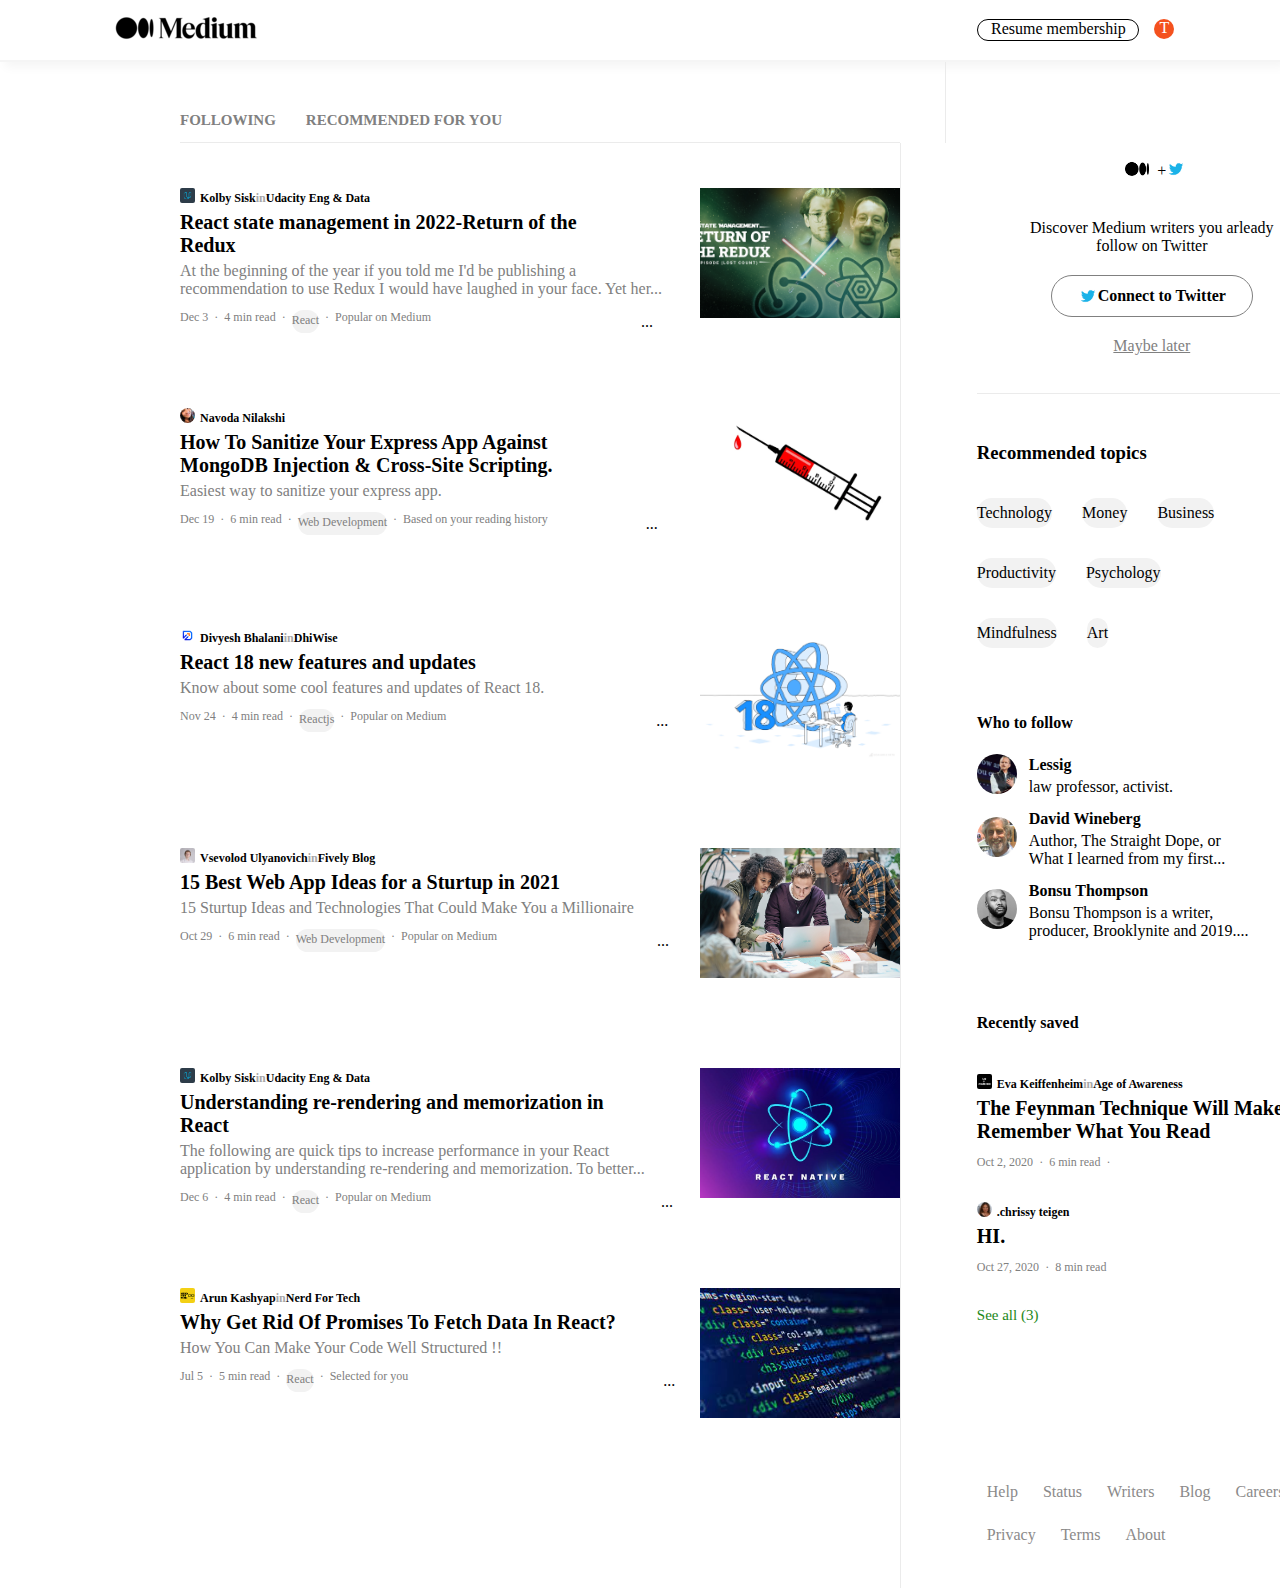
<file: Exam1/index.html>
<!DOCTYPE html>
<html lang="en">
<head>
    <meta charset="UTF-8">
    <meta name="viewport" content="width=device-width, initial-scale=1.0">
    <title>Exam 1</title>

    <link rel="stylesheet" href="./style.css">
    <link rel="stylesheet" href="https://cdnjs.cloudflare.com/ajax/libs/font-awesome/6.4.2/css/all.min.css"
        integrity="sha512-z3gLpd7yknf1YoNbCzqRKc4qyor8gaKU1qmn+CShxbuBusANI9QpRohGBreCFkKxLhei6S9CQXFEbbKuqLg0DA=="
        crossorigin="anonymous" referrerpolicy="no-referrer" />
</head>
<body>
    
    <nav class="navbar">
        <div>
            <img class="logo" src="./assets/Medium Logo (1).png" alt="Medium Logo">
        </div>

        <div class="navbar-items">
        <div class="navbar-list">
            <i class="fa-solid fa-magnifying-glass"></i>
            <i class="fa-regular fa-bookmark"></i>
            <i class="fa-regular fa-bell"></i>
        </div>
        <div class="membership-container">Resume membership</div>
        <div class="account">T</div>
       </div>

    </nav>
    
     <header>
        <div class="header">
        <div>FOLLOWING</div>
        <div class="border-hover">RECOMMENDED FOR YOU</div>
       </div>

       <div class="header-space"></div>
    </header>

    <main class="main-container">
    
<section class="left-section">
    <article class="box-article" >
            
        <section class="article"> 
                <div class="author-name">
                    <img class="account-img" src="./assets/kolby sisk in udacity Eng & Data img.png" alt="Kolby Sisk in udacity Eng & Data logo">
                    <h3>Kolby Sisk <br><span class="span">in</span>Udacity Eng & Data</h3>
                </div>
                <div class="article-title"> 
                    <strong>
                    React state management in 2022-Return of the <br> 
                    Redux 
                    </strong>
                </div>
                <div >
                    <p class="article-text">At the beginning of the year if you told me I'd be publishing a <br>
                       recommendation to use Redux I would have laughed in your face. Yet her...
                    </p>
                </div>

                <div>
                 <div class="info-container">
                   <div> 
                    <ul class="info">
                        <li>Dec 3</li>
                        <li>·</li>
                        <li>4 min read</li>
                        <li>·</li>
                        <li class="info-box">React</li>
                        <li>·</li>
                        <li>Popular on Medium</li>
                    </ul> 
                   </div>

                  <div class="article-icons">
                     <i class="fa-regular fa-bookmark"></i>
                    <div>...</div>
                  </div>
                </div>
        </section>  
        
        <section class="img-section">
            <div class="img-container">
                <img class="article-img" src="./assets/return of the redux img.png" alt="Return of the Redux">
            </div>
        </section>
     
    </article>

    <article class="box-article" >
            
        <section class="article"> 
                <div class="author-name">
                    <img class="account-img2" src="./assets/navoda nilakshi img.jpg" alt="Navoda Nilakshi account photo">
                    <h3>Navoda Nilakshi</h3>
                </div>
                <div class="article-title"> 
                    <strong>
                    How To Sanitize Your Express App Against <br>
                    MongoDB Injection & Cross-Site Scripting.
                    </strong>
                </div>
                <div >
                    <p class="article-text">
                        Easiest way to sanitize your express app.
                    </p>
                </div>

                <div>
                 <div class="info-container2">
                   <div> 
                    <ul class="info">
                        <li>Dec 19</li>
                        <li>·</li>
                        <li>6 min read</li>
                        <li>·</li>
                        <li class="info-box">Web Development</li>
                        <li>·</li>
                        <li>Based on your reading history</li>
                    </ul> 
                   </div>

                  <div class="article-icons">
                     <i class="fa-regular fa-bookmark"></i>
                    <div>...</div>
                  </div>
                </div>
        </section>  
        
        <section class="img-section">
            <div class="img-container">
                <img class="article-img" src="./assets/syringe img.webp" alt="Syringe">
            </div>
        </section>
     
    </article>

    <article class="box-article" >
            
        <section class="article"> 
                <div class="author-name">
                    <img class="account-img" src="./assets/divyesh bhalani in DhiWise img.png" alt="Divyesh Bhalani in DhiWise">
                    <h3>Divyesh Bhalani <br><span class="span">in</span>DhiWise</h3>
                </div>
                <div class="article-title"> 
                    <strong>
                    React 18 new features and updates
                    </strong>
                </div>
                <div >
                    <p class="article-text">
                        Know about some cool features and updates of React 18.
                    </p>
                </div>

                <div>
                 <div class="info-container">
                   <div> 
                    <ul class="info">
                        <li>Nov 24</li>
                        <li>·</li>
                        <li>4 min read</li>
                        <li>·</li>
                        <li class="info-box">Reactjs</li>
                        <li>·</li>
                        <li>Popular on Medium</li>
                    </ul> 
                   </div>

                  <div class="article-icons">
                     <i class="fa-regular fa-bookmark"></i>
                    <div>...</div>
                  </div>
                </div>
        </section>  
        
        <section class="img-section">
            <div class="img-container">
                <img class="article-img" src="./assets/react 18 img.png" alt="React 18">
            </div>
        </section>
     
    </article>

    <article class="box-article" >
            
        <section class="article"> 
                <div class="author-name">
                    <img class="account-img" src="./assets/Vsevolod Ulyanovich in Fively Blog img.jpg" alt="Vsevolod Ulyanovich in Fively Blog">
                    <h3>Vsevolod Ulyanovich <br><span class="span">in</span> Fively Blog</h3>
                </div>
                <div class="article-title"> 
                    <strong>
                    15 Best Web App Ideas for a Sturtup in 2021
                    </strong>
                </div>
                <div >
                    <p class="article-text">
                        15 Sturtup Ideas and Technologies That Could Make You a Millionaire
                    </p>
                </div>

                <div>
                 <div class="info-container4">
                   <div> 
                    <ul class="info">
                        <li>Oct 29</li>
                        <li>·</li>
                        <li>6 min read</li>
                        <li>·</li>
                        <li class="info-box">Web Development</li>
                        <li>·</li>
                        <li>Popular on Medium</li>
                    </ul> 
                   </div>

                  <div class="article-icons">
                     <i class="fa-regular fa-bookmark"></i>
                    <div>...</div>
                  </div>
                </div>
        </section>  
        
        <section class="img-section">
            <div class="img-container">
                <img class="article-img" src="./assets/people working on pc.jpg" alt="people working on pc">
            </div>
        </section>
     
    </article>

    <article class="box-article" >
            
        <section class="article"> 
                <div class="author-name">
                    <img class="account-img" src="./assets/kolby sisk in udacity Eng & Data img.png" alt="Kolby Sisk in udacity Eng & Data logo">
                    <h3>Kolby Sisk <br><span class="span">in</span> Udacity Eng & Data</h3>
                </div>
                <div class="article-title"> 
                    <strong>
                    Understanding re-rendering and memorization in<br>
                    React
                    </strong>
                </div>
                <div >
                    <p class="article-text">
                        The following are quick tips to increase performance in your React <br>
                        application by understanding re-rendering and memorization. To better...
                    </p>
                </div>

                <div>
                 <div class="info-container5">
                   <div> 
                    <ul class="info">
                        <li>Dec 6</li>
                        <li>·</li>
                        <li>4 min read</li>
                        <li>·</li>
                        <li class="info-box">React</li>
                        <li>·</li>
                        <li>Popular on Medium</li>
                    </ul> 
                   </div>

                  <div class="article-icons">
                     <i class="fa-regular fa-bookmark"></i>
                    <div>...</div>
                  </div>
                </div>
        </section>  
        
        <section class="img-section">
            <div class="img-container">
                <img class="article-img" src="./assets/in react img.jpg" alt="in react">
            </div>
        </section>
     
    </article>

    <article class="box-article" >
            
        <section class="article"> 
                <div class="author-name">
                    <img class="account-img" src="./assets/arun Kashyap in nerd for tech img.png" alt="arun Kashyap in nerd for tech">
                    <h3>Arun Kashyap <br><span class="span">in</span> Nerd For Tech</h3>
                </div>
                <div class="article-title"> 
                    <strong>
                    Why Get Rid Of Promises To Fetch Data In React?
                    </strong>
                </div>
                <div >
                    <p class="article-text">
                        How You Can Make Your Code Well Structured !! 
                    </p>
                </div>

                <div>
                 <div class="info-container6">
                   <div> 
                    <ul class="info">
                        <li>Jul 5</li>
                        <li>·</li>
                        <li>5 min read</li>
                        <li>·</li>
                        <li class="info-box">React</li>
                        <li>·</li>
                        <li>Selected for you</li>
                    </ul> 
                   </div>

                  <div class="article-icons">
                     <i class="fa-regular fa-bookmark"></i>
                    <div>...</div>
                  </div>
                </div>
        </section>  
        
        <section class="img-section">
            <div class="img-container">
                <img class="article-img" src="./assets/html img.jpeg" alt="html code">
            </div>
        </section>
     
    </article>
</section>



        <section class="right-section">
        <div class="twitter-container">
            <div>
                <ul class="logos-container">
                   <li><img class="logo-icon" src="assets/medium logo small img.png" alt="Medium logo"></li>
                   <li>+</li>
                   <li><img class="logo-icon-twitter" src="assets/Logo_Twitter.png" alt="Twitter logo"></li>
                </ul>
            </div>

            <div class="twitter-text">
                Discover Medium writers you arleady <br>
                follow on Twitter</h4>
            </div>

            <div class="twitter-button">
                <img class="logo-icon-twitter" src="assets/Logo_Twitter.png" alt="Twitter logo">
                <h4> Connect to Twitter</h4>
        
            </div>
            <div class="twitter-link">
                <a href="#">Maybe later</a>
            </div>
        </div>
        

        <div class="topics-container">
            <h3>Recommended topics</h3>
            <ul class="topics-list">
                <li class="topic">Technology</li>
                <li class="topic">Money</li>
                <li class="topic">Business</li><br>
                <li class="topic">Productivity</li>
                <li class="topic">Psychology</li><br>
                <li class="topic">Mindfulness</li>
                <li class="topic">Art</li>
            </ul>
        </div>

        <article class="who-to-follow">
            <h4>Who to follow</h4>

        <section class="profiles-list">
                
           
                    <section class="profile-container">
                       <div>
                          <img class="profile-img" src="./assets/lessig img.jpeg" alt="Lessig">
                        </div>
                            <div class="whois">
                               <h4><strong>Lessig</strong></h4>
                               <p>law professor, activist.</p>
                            </div>
                           <div class="follow-button1">Follow<div>
                           </section>
              

            
                    <section class="profile-container">
                       <div>
                        <img class="profile-img" src="./assets/david wineberg img.jpg" alt="David Wineberg">
                        </div>
                         <div class="whois">
                            <h4><strong>David Wineberg</strong></h4>
                            <p>Author, The Straight Dope, or<br>
                               What I learned from my first...</p>
                         </div>
                       <div class="follow-button2">Follow<div>
                       </section>
                
                

            
                    <section class="profile-container">
                       <div>
                        <img class="profile-img" src="./assets/bonsu thompson.jpg" alt="Bonsu Thompson">
                        </div>
                         <div class="whois">
                            <h4><strong>Bonsu Thompson</strong></h4>
                            <p>Bonsu Thompson is a writer,<br>
                                producer, Brooklynite and 2019....
                            </p>
                         </div>
                       <div class="follow-button3">Follow<div>
                       
                       </section>

        </section>
        </article>

        <article class="right-article">
            <div>
                <h4><strong>Recently saved</strong></h4>
            </div>
            
            <section>
                <div class="author-name">
                <img class="account-img" src="./assets/age of awareness img.png" alt="Age of Awareness logo">
                    <h3>Eva Keiffenheim <br><span class="span">in</span> Age of Awareness</h3>
                </div>
            
            <div class="article-title">
                <strong>
                The Feynman Technique Will Make You<br>
                Remember What You Read
                </strong>
            </div>
            <div>
                <ul class="info">
                    <li>Oct 2, 2020</li>
                    <li>·</li>
                    <li>6 min read</li>
                    <li>·</li>
                    <li><i class="fa-solid fa-star"></i></li>
                </ul> 
                </div>
            </section>

           

            <section>
            <div class="author-name">
               <img class="account-img2" src="./assets/chrissy teigen img.webp" alt="Chrissy Teigen">
                <h3>.chrissy teigen</h3>
            </div>

            <div class="article-title">
                <strong>
                HI.
                </strong>
            </div>

                <div>
                    <ul class="info">
                        <li>Oct 27, 2020</li>
                        <li>·</li>
                        <li>8 min read</li>
                    </ul> 

                </div>
            </section>

            <div>
                <h5 class="end">See all (3)</h5>
            </div>
            
            <footer>
        <ul class="footer">
            <li>Help</li>
            <li>Status</li>
            <li>Writers</li>
            <li>Blog</li>
            <li>Careers</li>
            <li>Privacy</li>
            <li>Terms</li>
            <li>About</li>
        </ul>

     </footer>

        </article>
        
        
        </section> 
        
    </main>

</body>
</html>
</file>
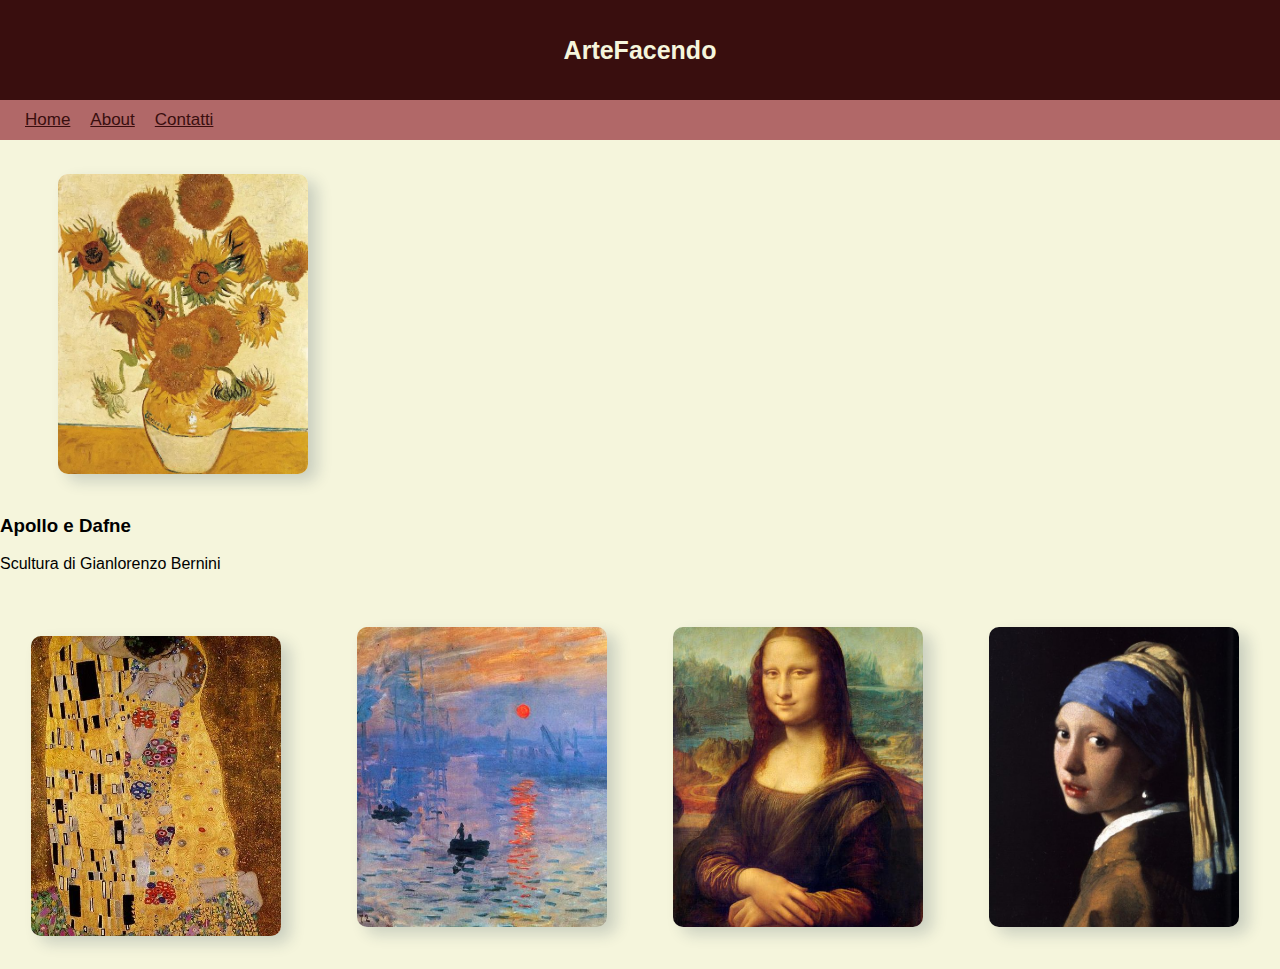
<file: progetto4/index.html>
<!DOCTYPE html>
<html lang="en">
<head>
    <meta charset="UTF-8">
    <meta name="viewport" content="width=device-width, initial-scale=1.0">
    <title>Project4</title>
    <link rel= "stylesheet" href="./style.css">
</head>
<body>
    <header class="header">
        <div>ArteFacendo</div>
    </header>
   
    <nav>
        <div class="navbar">
            <ul class="navbar-links">
                <li><a href="#">Home</a></li>
                <li><a href="#">About</a></li>
                <li><a href="#">Contatti</a></li>
            </ul>
        </div>
    </nav>

    <main>
        <section>
            <article class="card">
                <figure> 
                    <img class="product-img" src="./assets/i girasoli.jpg"alt="pc">
                </figure>
                <div class="card-content">
                    <h3>Apollo e Dafne</h3>
                    <p>Scultura di Gianlorenzo Bernini<p>
                </div>
            </article>


            <div class="products-container">
                
                <div>
                    <img     
                </div>
                <div>
                    <img class="product-img" src="./assets/Il Bacio di Klimt.jpg"alt="watches">    
                </div>
            </div>
        
                <div class="products-container">
                    <div>
                    <img class="product-img" src="./assets/Impressione Sole Nascente.jpg"alt="a dog and a cat">    
                </div>
                <div>
                    <img class="product-img" src="./assets/La Monnalisa.jpg"alt="tablet">                
                </div>
                <div>
                    <img class="product-img" src="./assets/La ragazza col turbante.jpg"alt="pc">    
                </div>
            </div>
        </section>
    </main>
    <footer></footer>
</body>
</html>
</file>
<file: Exam1/style.css>
body{
    margin:0;
    padding:0;
}

.navbar{
    padding:10px;
    height:40px;
    display:flex;
    align-items: center;
    justify-content: space-evenly;
    border-bottom: 2px solid whitesmoke;
    box-shadow: 5px 5px 10px 0px whitesmoke;
}
.logo{
    margin-right:300px;
}
.navbar-items{
    display:flex;
    justify-content: flex-end;
    gap:15px;
    margin-left: 300px;
}

.navbar-list{
    list-style: none;
}

.membership-container{
    border: 1px solid black;
    border-radius: 20px;
    width: 160px;
    height: 20px;
    text-align: center;

}

.span{
color:rgb(168, 167, 167);
}

.account{
    background-color: #F4511E;
    color:white;
    border-radius: 20px;
    width:20px;
    height:20px;
    text-align: center;
}

header{
    display:flex;
}

.header{ 
    display:flex;
    width: 720px;
    height:30px;
    min-width: 344px;
    max-width: 740px;
    margin-left: 180px;
    padding-top: 50px;
    border-bottom:1px solid #EBEBEB;
    color: gray;
    gap:30px;
    font-size: 15px;
    font-weight: 600;
}

.header-space{
    width: 45px;
    height:80.8px;
    border-right:1px solid #EBEBEB;
}

.border-hover:hover{ 
    border-bottom: 1px solid black;
    color: black;
}

.left-section{
    width:800px;
    height: 1400px;
    border-right: 1px solid #EBEBEB;
    margin-left:180px;
    padding-top:45px;
}

.main-container{
    display:flex;
}

.box-article{
    display:flex;
}
.article{
    width:520px;
    height:180px;
    margin-bottom: 40px;
}

.author-name{
   display:flex;
   flex-direction: row;
   gap:5px;
}

.author-name h3{
    display:flex;
    font-size: 12px;
    margin:0;
    padding-top:3px;
}

.account-img{
    display:flex;
    width:15px;
    height:15px;
    object-fit:cover;
    border-radius: 2px;
}

.account-img2{
    display:flex;
    width:15px;
    height:15px;
    object-fit:cover;
    border-radius:10px;
}
.article-title{
    font-size: 20px;
    padding-top:5px;
    font-weight: 600;
}

.article-text{
    margin:0;
    padding-top:5px;
    color:gray;
}

.info-container{
    display:flex;
    gap:200px;
}

.info-container2{
    display:flex;
    gap:88px;
}

.info-container4{
    display:flex;
    gap:150px;
}

.info-container5{
    display:flex;
    gap:220px;
}

.info-container6{
    display:flex;
    gap:245px;
}
.info{
    display:flex;
    padding:0;
    list-style: none;
    color:gray;
    font-size: 12px;
    gap: 6px;
}

.info-box{
    display: flex;
    align-content: center;
    width: auto;
    height:20px;
    padding-top:3px;
    background-color:#F2F2F2;
    border-radius: 15px;
}
.article-icons{
    display:flex;
    align-items: center;
    gap:10px;
}

.article-img{
    display:flex;
    width:200px;
    height:130px;
    object-fit:cover;
}

.img-section{
    display:flex;
}


.right-section{
    position:relative;
    display:flex;
    flex-direction: column;
    height: 100%;
    width: 600px;
}

.twitter-container{
    position:absolute;
    top: 20%;
    left:20%;
    width:350px;
    height:250px;
    border-bottom: 1px solid #EBEBEB;
    display:flex;
    flex-direction: column;
    flex-wrap: wrap;
    align-content: center;
    align-items: center;
    gap:20px;
}

.logos-container{
    padding:0;
    display:flex;
    align-content: center;
    align-items: center;
    list-style: none;
}

.logo-icon{
    width: 40px;
    height: 20px;
    object-fit: cover;
    padding:0;
    margin:0;
}
.logo-icon-twitter{
    width: 20px;
    height: 20px;
    object-fit: cover;
    padding:0;
    margin:0;
}
.twitter-text{
    display:flex;
    justify-content: center;
    text-align: center;
}

.twitter-button{
    display:flex;
    justify-content: center;
    align-items: center;
    text-align: center;
    border: 1px solid gray;
    border-radius: 50px;
    width:200px;
    height:40px;
}

a{
    color: gray;
}

.topics-container{
    position:absolute;
    top:280px;
    left:20%;
    width:300px;
    height:250px;
    display:flex;
    flex-direction: column;
    
    
}

.topics-list{
    display:flex;
    flex-wrap: wrap;
    align-content: start;
    align-items: center;
    list-style: none;
    gap:30px;
    padding-left:0;
}


.topic{
    display: flex;
    align-items: center;
    width:auto;
    height:30px;
    border-radius: 15px;
    background-color: #F2F2F2;
}


.who-to-follow{
    position:absolute;
    top:550px;
    left:20%;
    width:450px;
    height:250px;
    display:flex;
    flex-direction: column;
    
}

.profile-img{
    width:40px;
    height:40px;
    object-fit: cover;
    border-radius: 20px;
}
.whois h4{
    margin:0;
    padding:2px;
}

.whois p{
    margin:0;
    padding:2px;
}

.follow-button1{
    width: 70px;
    height: 30px;
    border: 1px solid gray;
    border-radius: 15px;
    display: flex;
    align-items: center;
    justify-content: center;
    margin-left: 100px;
}

.follow-button2{
    width: 70px;
    height: 30px;
    border: 1px solid gray;
    border-radius: 15px;
    display: flex;
    align-items: center;
    justify-content: center;
    margin-left: 50px;
}


.follow-button3{
    width: 70px;
    height: 30px;
    border: 1px solid gray;
    border-radius: 15px;
    display: flex;
    align-items: center;
    justify-content: center;
    margin-left: 30px;
}

.profile-container{
    display: flex;
    flex-direction: row;
    align-items: center;
    gap:10px;
    
}

.profiles-list{
    display: flex;
    flex-direction: column;
    gap: 10px;
}

.right-article{
    position:absolute;
    top:850px;
    left:20%;
    width:400px;
    height:500px;
    gap:20px;
    display: flex;
    flex-direction: column;
}

.end{
    color: #1C8818;
    margin:0;
    font-weight: 500;
    font-size: 15px;
}

footer{
    position:absolute;
    top: 500px;
    left: 5px;
}

.footer{
    list-style: none;
    width: 350px;
    height: 30px;
    padding:5px;
    display:flex;
    flex-wrap: wrap;
    align-content: flex-end;
    gap:25px;
    color:  rgb(139, 138, 138);
}
</file>
<file: progetto4/style.css>
body{
    margin:0;
    padding:0;
    font-family: Arial, sans-serif;
    background-color:beige;
    
}

:root{
    --header-bg: rgb(57, 14, 14);
    --navbar-bg: rgb(177, 104, 104);
}

.header{
    height: 100px;
    background-color: var(--header-bg);
    color:beige;
    display: flex;
    justify-content: center;
    align-items: center;
    font-size: 25px;
    font-weight: 600;
}

.navbar{
    height: 40px;
    background-color: var(--navbar-bg);
}

.navbar-links{
    list-style: none;
    display: flex;
    gap:20px;
    margin:0px 15px 0px 15px;
    padding: 10px;
    font-size: 17px;
    color: var(--header-bg);
}

a{
    color: var(--header-bg);
}

.products-container{
    display: flex;
    flex-wrap: wrap;
    justify-content: center;
    align-items: center;
    gap:30px;
    padding:10px;
    }
    
.product-img{
        width: 250px;
        height: 300px;
        border-radius: 10px;
        margin:18px;
        min-height: 250px;
        object-fit: cover;
        box-shadow: 9px 7px 15px 0px rgba(34, 60, 80, 0.2); 
    }
</file>
